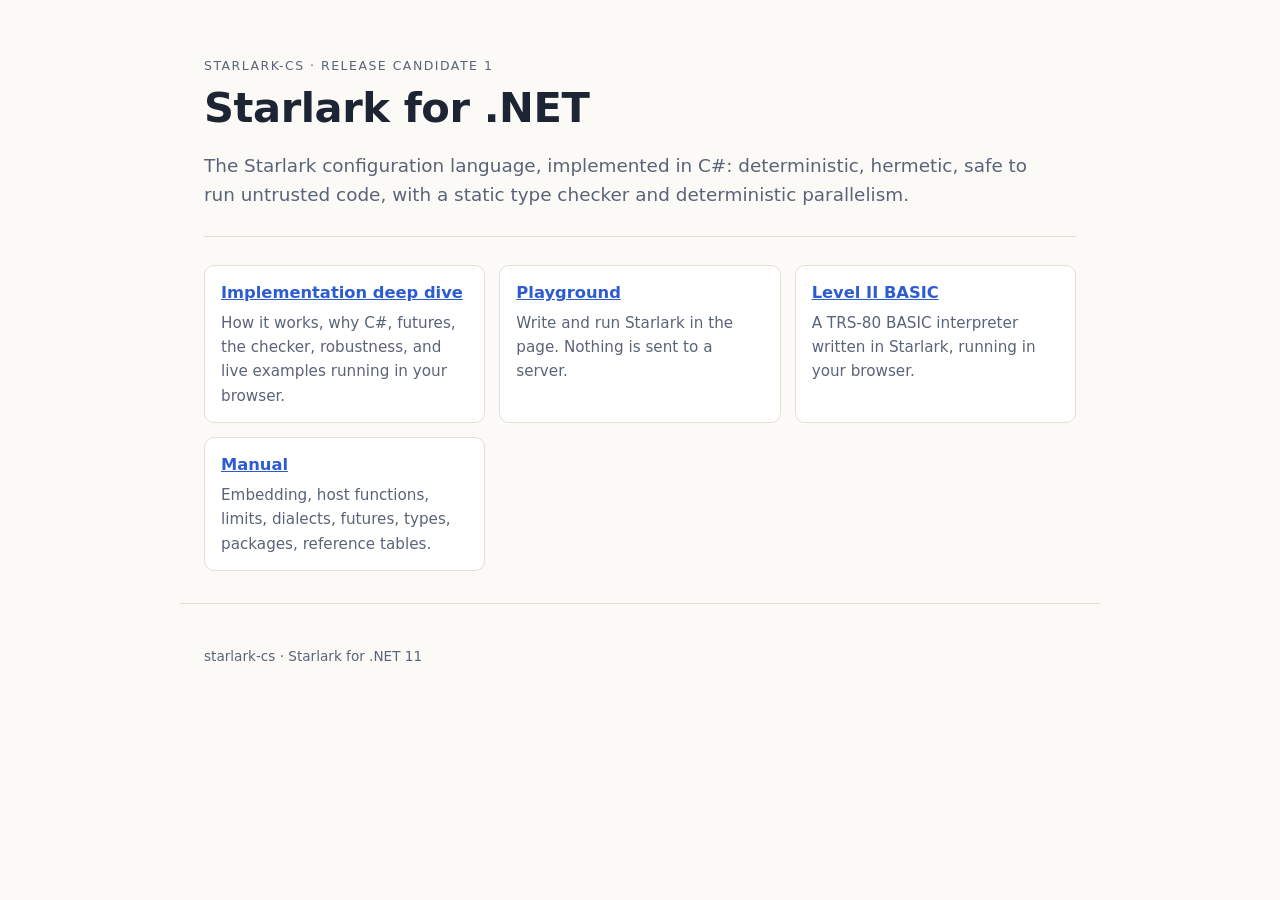
<file: docs/site/index.html>
<!doctype html>
<html lang="en">
<head>
<meta charset="utf-8">
<meta name="viewport" content="width=device-width, initial-scale=1">
<title>Starlark for .NET</title>
<link rel="stylesheet" href="site.css">
</head>
<body>
<header class="hero">
  <p class="eyebrow">starlark-cs &middot; release candidate 1</p>
  <h1>Starlark for .NET</h1>
  <p class="lede">The Starlark configuration language, implemented in C#: deterministic, hermetic, safe to run untrusted
  code, with a static type checker and deterministic parallelism.</p>
</header>
<main>
<section>
  <div class="grid">
    <div class="card"><h3><a href="deep-dive.html">Implementation deep dive</a></h3><p>How it works, why C#, futures, the
    checker, robustness, and live examples running in your browser.</p></div>
    <div class="card"><h3><a href="deep-dive.html#playground">Playground</a></h3><p>Write and run Starlark in the page. Nothing is
    sent to a server.</p></div>
    <div class="card"><h3><a href="deep-dive.html#basic">Level II BASIC</a></h3><p>A TRS-80 BASIC interpreter written in
    Starlark, running in your browser.</p></div>
    <div class="card"><h3><a href="https://github.com/jeffadickson/StarLark-cs/blob/main/docs/MANUAL.md">Manual</a></h3><p>Embedding,
    host functions, limits, dialects, futures, types, packages, reference tables.</p></div>
  </div>
</section>
</main>
<footer><p>starlark-cs &middot; Starlark for .NET 11</p></footer>
</body>
</html>
</file>
<file: docs/site/site.css>
/* Styles for the starlark-cs documentation pages. No external fonts or frameworks: the page must work offline. */
:root {
  --ink: #1d2433;
  --muted: #5a6478;
  --paper: #fbfaf7;
  --panel: #ffffff;
  --rule: #e2ded5;
  --accent: #2d5bd1;
  --accent-ink: #ffffff;
  --code-bg: #f3f1ec;
  --ok: #1f7a4d;
  --err: #b3261e;
  --screen-bg: #0d1a12;
  --screen-ink: #9cf2b4;
  color-scheme: light dark;
}
@media (prefers-color-scheme: dark) {
  :root {
    --ink: #e7e9ee;
    --muted: #a3abbb;
    --paper: #14171d;
    --panel: #1b1f27;
    --rule: #2c323d;
    --accent: #7ea2ff;
    --accent-ink: #0b1020;
    --code-bg: #20252e;
    --ok: #6fd39e;
    --err: #ff8a80;
  }
}
* { box-sizing: border-box; }
html { scroll-behavior: smooth; }
body {
  margin: 0;
  background: var(--paper);
  color: var(--ink);
  font: 17px/1.6 "Segoe UI", system-ui, -apple-system, "Helvetica Neue", Arial, sans-serif;
}
code, pre, kbd, .code { font-family: "Cascadia Code", "Cascadia Mono", Consolas, "SFMono-Regular", Menlo, monospace; }
code { background: var(--code-bg); padding: 0.05em 0.35em; border-radius: 4px; font-size: 0.9em; }
a { color: var(--accent); }
.hero, main, .toc, footer { max-width: 920px; margin: 0 auto; padding: 0 24px; }
.hero { padding-top: 56px; padding-bottom: 8px; }
.eyebrow { text-transform: uppercase; letter-spacing: 0.12em; font-size: 0.78rem; color: var(--muted); margin: 0; }
h1 { font-size: 2.6rem; line-height: 1.15; margin: 0.2em 0 0.3em; letter-spacing: -0.01em; }
.lede { font-size: 1.15rem; color: var(--muted); max-width: 46em; }
.status { font-size: 0.9rem; color: var(--muted); }
.status.ready { color: var(--ok); }
.status.failed { color: var(--err); }
.toc { margin-top: 12px; margin-bottom: 24px; }
.toc ol { columns: 2; column-gap: 32px; padding-left: 1.2em; margin: 0; color: var(--muted); font-size: 0.95rem; }
.toc a { text-decoration: none; }
.toc a:hover { text-decoration: underline; }
section { padding: 28px 0 8px; border-top: 1px solid var(--rule); }
h2 { font-size: 1.55rem; margin: 0.2em 0 0.6em; }
h3 { font-size: 1.02rem; margin: 0 0 0.3em; }
.grid { display: grid; grid-template-columns: repeat(auto-fill, minmax(260px, 1fr)); gap: 14px; }
.card { background: var(--panel); border: 1px solid var(--rule); border-radius: 10px; padding: 14px 16px; }
.card p { margin: 0; font-size: 0.95rem; color: var(--muted); }
table { border-collapse: collapse; width: 100%; font-size: 0.93rem; margin: 0.6em 0 1em; }
th, td { text-align: left; padding: 7px 10px; border-bottom: 1px solid var(--rule); vertical-align: top; }
th { font-weight: 600; color: var(--muted); }
.stages li { margin-bottom: 0.5em; }
.adds li { margin-bottom: 0.45em; }

/* Live examples. site.js adds a toolbar and an output panel to every .example. */
.example { background: var(--panel); border: 1px solid var(--rule); border-radius: 10px; margin: 0.8em 0 1.4em; overflow: hidden; }
.example .code {
  margin: 0; padding: 14px 16px; background: var(--code-bg); font-size: 0.88rem; line-height: 1.5;
  white-space: pre; overflow-x: auto; outline: none; tab-size: 4; min-height: 3em;
}
.example .code:focus { box-shadow: inset 0 0 0 2px var(--accent); }
.example .bar { display: flex; align-items: center; gap: 10px; padding: 8px 12px; border-top: 1px solid var(--rule); font-size: 0.85rem; }
.example .bar .meta { color: var(--muted); margin-left: auto; }
.example .bar .flags { color: var(--muted); }
button {
  font: inherit; font-size: 0.85rem; border: 1px solid var(--accent); background: var(--accent); color: var(--accent-ink);
  border-radius: 6px; padding: 4px 12px; cursor: pointer;
}
button.quiet { background: transparent; color: var(--accent); }
button:disabled { opacity: 0.5; cursor: default; }
button:focus-visible, select:focus-visible, input:focus-visible { outline: 2px solid var(--accent); outline-offset: 2px; }
.example .out { margin: 0; padding: 10px 16px 14px; font-size: 0.86rem; white-space: pre-wrap; border-top: 1px solid var(--rule); min-height: 2.4em; }
.example .out:empty { display: none; }
.example .out .err { color: var(--err); }
.options { border: 1px solid var(--rule); border-radius: 10px; padding: 8px 14px 10px; display: flex; flex-wrap: wrap; gap: 6px 18px; }
.options legend { color: var(--muted); font-size: 0.85rem; padding: 0 4px; }
.options label { font-size: 0.92rem; }

/* The BASIC machine. */
.basic { background: var(--screen-bg); border-radius: 12px; padding: 12px; margin: 0.8em 0 1.4em; }
.basic-bar { display: flex; flex-wrap: wrap; gap: 8px; align-items: center; margin-bottom: 10px; color: var(--screen-ink); font-size: 0.88rem; }
.basic-bar select { font: inherit; background: #10261a; color: var(--screen-ink); border: 1px solid #2b5a3c; border-radius: 6px; padding: 3px 6px; }
.basic-bar button { background: #1d4a30; border-color: #2b5a3c; color: var(--screen-ink); }
.screen {
  margin: 0; color: var(--screen-ink); background: transparent; font-size: 0.85rem; line-height: 1.3;
  height: 22em; overflow-y: auto; white-space: pre-wrap; word-break: break-all;
}
.basic-input { display: flex; gap: 6px; align-items: center; color: var(--screen-ink); margin-top: 8px; font-family: Consolas, monospace; }
.basic-input input {
  flex: 1; font: 0.9rem Consolas, "Cascadia Mono", monospace; background: #10261a; color: var(--screen-ink);
  border: 1px solid #2b5a3c; border-radius: 6px; padding: 5px 8px; text-transform: uppercase;
}
footer { padding: 28px 24px 48px; color: var(--muted); font-size: 0.85rem; border-top: 1px solid var(--rule); margin-top: 24px; }
@media (max-width: 640px) {
  body { font-size: 16px; }
  h1 { font-size: 2rem; }
  .toc ol { columns: 1; }
}
</file>
